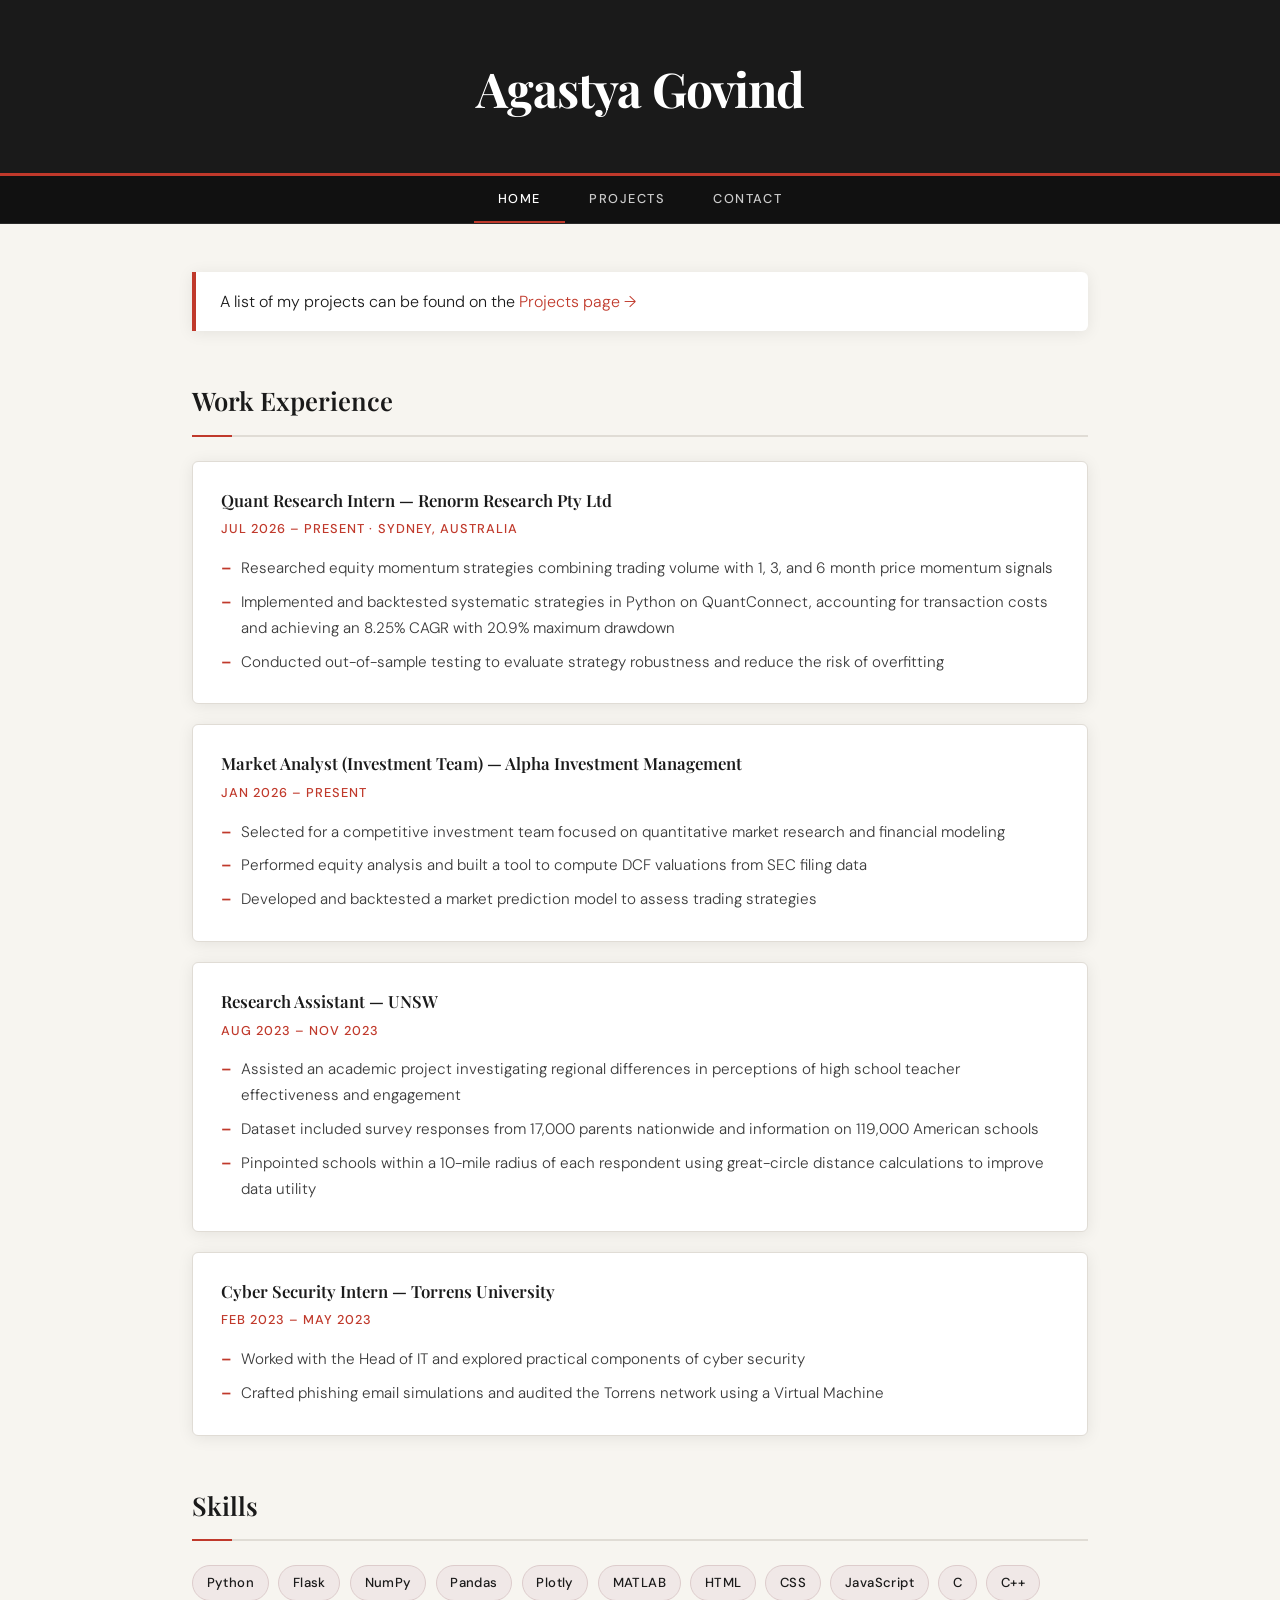
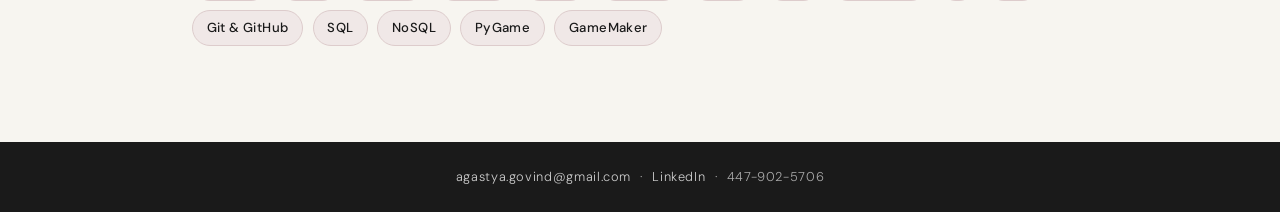
<file: index.html>
<!DOCTYPE html>
<html lang="en">
<head>
  <meta charset="UTF-8" />
  <meta name="viewport" content="width=device-width, initial-scale=1.0" />
  <title>Agastya Govind — Portfolio</title>
  <link rel="stylesheet" href="/style.css" />
</head>
<body>

  <header>
    <h1>Agastya Govind</h1>
    <!-- <p>Web Developer &nbsp;|&nbsp; Programmer &nbsp;|&nbsp; Game Designer</p> -->
  </header>

  <nav>
    <a href="/index.html" class="active">Home</a>
    <a href="/projects.html">Projects</a>
    <a href="#contact">Contact</a>
  </nav>

  <main>
    <div class="container">

      <section id="projects-link">
        <div class="callout">
          A list of my projects can be found on the <a href="/projects.html">Projects page →</a>
        </div>
      </section>

      <section id="experience">
        <h2>Work Experience</h2>

        <div class="entry">
          <h3>Quant Research Intern — Renorm Research Pty Ltd</h3>
          <p class="entry-meta">Jul 2026 – Present &middot; Sydney, Australia</p>
          <ul>
            <li>Researched equity momentum strategies combining trading volume with 1, 3, and 6 month price momentum signals</li>
            <li>Implemented and backtested systematic strategies in Python on QuantConnect, accounting for transaction costs and achieving an 8.25% CAGR with 20.9% maximum drawdown</li>
            <li>Conducted out-of-sample testing to evaluate strategy robustness and reduce the risk of overfitting</li>
          </ul>
        </div>

        <div class="entry">
          <h3>Market Analyst (Investment Team) — Alpha Investment Management</h3>
          <p class="entry-meta">Jan 2026 – Present</p>
          <ul>
            <li>Selected for a competitive investment team focused on quantitative market research and financial modeling</li>
            <li>Performed equity analysis and built a tool to compute DCF valuations from SEC filing data</li>
            <li>Developed and backtested a market prediction model to assess trading strategies</li>
          </ul>
        </div>

        <div class="entry">
          <h3>Research Assistant — UNSW</h3>
          <p class="entry-meta">Aug 2023 – Nov 2023</p>
          <ul>
            <li>Assisted an academic project investigating regional differences in perceptions of high school teacher effectiveness and engagement</li>
            <li>Dataset included survey responses from 17,000 parents nationwide and information on 119,000 American schools</li>
            <li>Pinpointed schools within a 10-mile radius of each respondent using great-circle distance calculations to improve data utility</li>
          </ul>
        </div>

        <div class="entry">
          <h3>Cyber Security Intern — Torrens University</h3>
          <p class="entry-meta">Feb 2023 – May 2023</p>
          <ul>
            <li>Worked with the Head of IT and explored practical components of cyber security</li>
            <li>Crafted phishing email simulations and audited the Torrens network using a Virtual Machine</li>
          </ul>
        </div>
      </section>

      <section id="skills">
        <h2>Skills</h2>
        <div class="skills-grid">
          <span class="skill-tag">Python</span>
          <span class="skill-tag">Flask</span>
          <span class="skill-tag">NumPy</span>
          <span class="skill-tag">Pandas</span>
          <span class="skill-tag">Plotly</span>
          <span class="skill-tag">MATLAB</span>
          <span class="skill-tag">HTML</span>
          <span class="skill-tag">CSS</span>
          <span class="skill-tag">JavaScript</span>
          <span class="skill-tag">C</span>
          <span class="skill-tag">C++</span>
          <span class="skill-tag">Git &amp; GitHub</span>
          <span class="skill-tag">SQL</span>
          <span class="skill-tag">NoSQL</span>
          <span class="skill-tag">PyGame</span>
          <span class="skill-tag">GameMaker</span>
        </div>
      </section>

    </div>
  </main>

  <footer id="contact">
    <p>
      <a href="mailto:agastya.govind@gmail.com">agastya.govind@gmail.com</a>
      &nbsp;&middot;&nbsp;
      <a href="https://www.linkedin.com/in/agovind23/" target="_blank" rel="noopener">LinkedIn</a>
      &nbsp;&middot;&nbsp;
      447-902-5706
    </p>
  </footer>

</body>
</html>
</file>
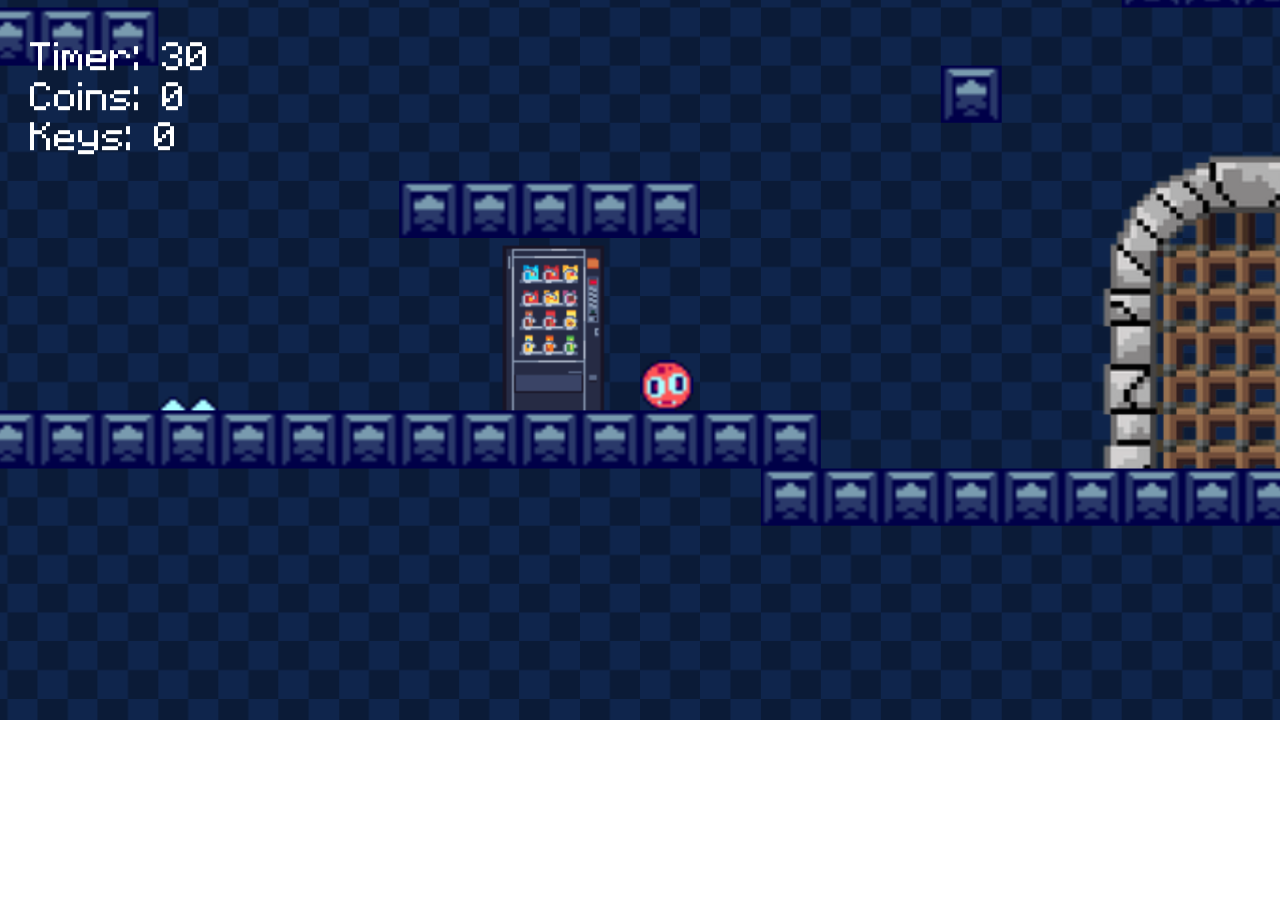
<file: game/index.html>
<!DOCTYPE html>
<html lang="en">

    <!-- Custom PreHead code is injected here -->
    

    <head>
        <meta http-equiv="X-UA-Compatible" content="IE=edge" />
        <meta name="apple-mobile-web-app-capable" content="yes" />
        <meta name ="viewport" content="width=device-width, initial-scale=1.0, maximum-scale=1.0, user-scalable=0" />
        <meta name="apple-mobile-web-app-status-bar-style" content="black-translucent" />
        <meta charset="utf-8"/>

        <!-- Builtin injector for disabling cache -->
        <meta http-equiv="pragma" content="no-cache"/>

        <!-- Set the title bar of the page -->
        <title>Loop</title>

        <!-- Custom PreStyle code is injected here -->
        

        <!-- Set the background colour of the document -->
        <style>
            body {
                background: #0;
                color: #cccccc;
                margin: 0px;
                padding: 0px;
                border: 0px;
            }

            canvas {
                image-rendering: optimizeSpeed;
                -webkit-interpolation-mode: nearest-neighbor;
                -ms-touch-action: none;
                touch-action: none;
                margin: 0px;
                padding: 0px;
                border: 0px;
            }
            :-webkit-full-screen #canvas {
                width: 100%;
                height: 100%;
            }
            :-webkit-full-screen {
                width: 100%;
                height: 100%;
            }
            
            /* Custom Runner Styles */
            div.gm4html5_div_class {
                margin: 0px;
                padding: 0px;
                border: 0px;
            }
            div.gm4html5_login {
                padding: 20px;
                position: absolute;
                border: solid 2px #000000;
                background-color: #404040;
                color:#00ff00;
                border-radius: 15px;
                box-shadow: #101010 20px 20px 40px;
            }
            div.gm4html5_cancel_button {
                float: right;
            }
            div.gm4html5_login_button {
                float: left;
            }
            div.gm4html5_login_header {
                text-align: center;
            }
            /* END - Custom Runner Styles */
            
        </style>

        <!-- Custom PostStyle code is injected here -->
        

        <!-- Builtin injector for injecting flurry analytics code -->
        
    </head>

    <!-- Custom PostHead code is injected here -->
    

    <!-- Custom PreBody code is injected here -->
    

    <body>
        <div class="gm4html5_div_class" id="gm4html5_div_id">
            
            <!-- Builtin injector for splash screen -->
            

            <!-- Create the canvas element the game draws to -->
            <canvas id="canvas" width="1366" height="768" >
                <p>Your browser doesn't support HTML5 canvas.</p>
            </canvas>
        </div>

        <!-- Run the game code -->
        <script type="text/javascript" src="html5game/Loop.js?cachebust=2135201440"></script>

        <!-- Builtin injector for injecting runner path -->
        

        <script>window.onload = GameMaker_Init;</script>

        <!-- Builtin injector for injecting google analytics code -->
        

    </body>

    <!-- Custom PostBody code is injected here -->
    
</html>
</file>
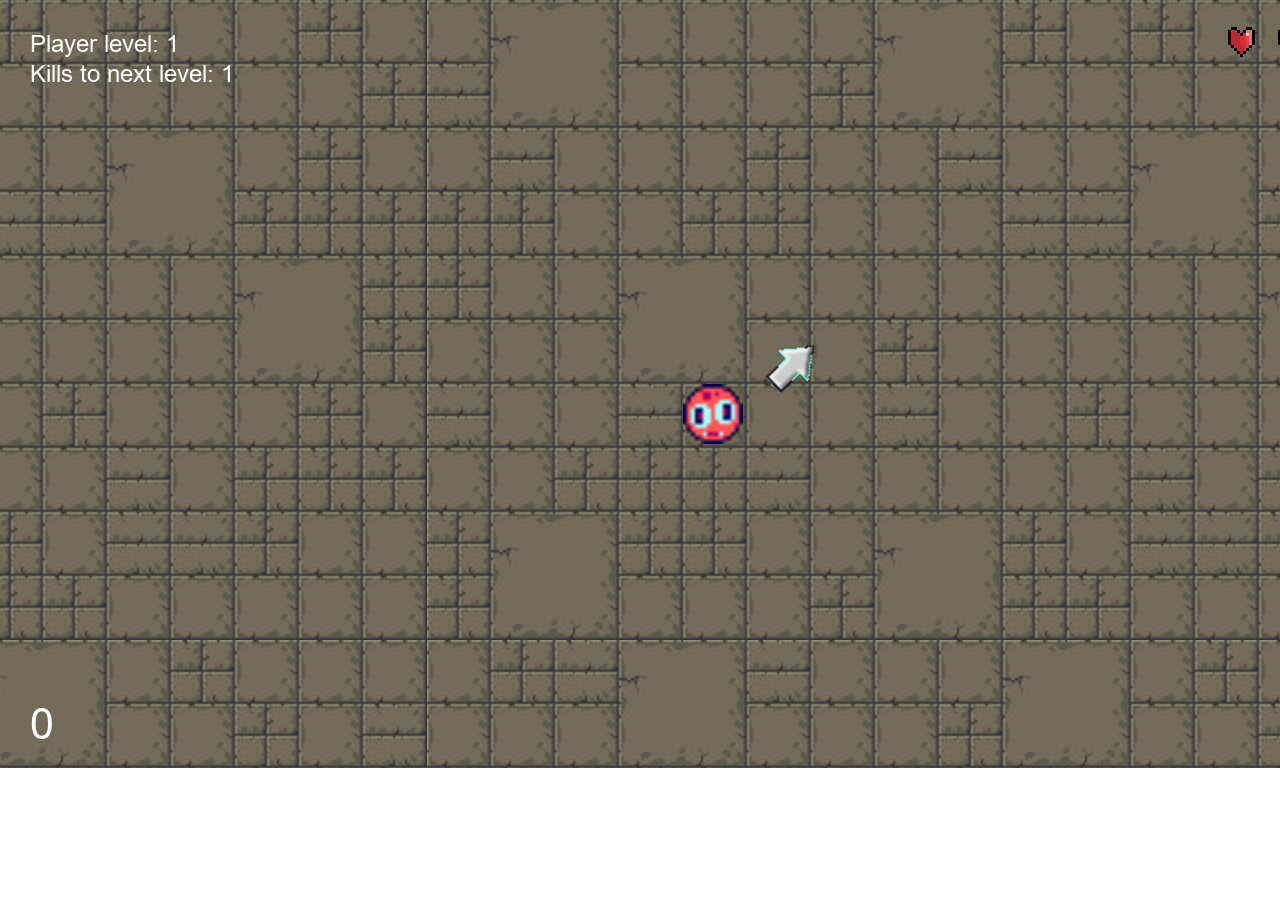
<file: JamBuilders25/index.html>
<!DOCTYPE html>
<html lang="en">

    <!-- Custom PreHead code is injected here -->
    

    <head>
        <meta http-equiv="X-UA-Compatible" content="IE=edge" />
        <meta name="apple-mobile-web-app-capable" content="yes" />
        <meta name ="viewport" content="width=device-width, initial-scale=1.0, maximum-scale=1.0, user-scalable=0" />
        <meta name="apple-mobile-web-app-status-bar-style" content="black-translucent" />
        <meta charset="utf-8"/>

        <!-- Builtin injector for disabling cache -->
        <meta http-equiv="pragma" content="no-cache"/>

        <!-- Set the title bar of the page -->
        <title>JamBuilders25</title>

        <!-- Custom PreStyle code is injected here -->
        

        <!-- Set the background colour of the document -->
        <style>
            body {
                background: #0;
                color: #cccccc;
                margin: 0px;
                padding: 0px;
                border: 0px;
            }

            canvas {
                image-rendering: optimizeSpeed;
                -webkit-interpolation-mode: nearest-neighbor;
                -ms-touch-action: none;
                touch-action: none;
                margin: 0px;
                padding: 0px;
                border: 0px;
            }
            :-webkit-full-screen #canvas {
                width: 100%;
                height: 100%;
            }
            :-webkit-full-screen {
                width: 100%;
                height: 100%;
            }
            
            /* Custom Runner Styles */
            div.gm4html5_div_class {
                margin: 0px;
                padding: 0px;
                border: 0px;
            }
            div.gm4html5_login {
                padding: 20px;
                position: absolute;
                border: solid 2px #000000;
                background-color: #404040;
                color:#00ff00;
                border-radius: 15px;
                box-shadow: #101010 20px 20px 40px;
            }
            div.gm4html5_cancel_button {
                float: right;
            }
            div.gm4html5_login_button {
                float: left;
            }
            div.gm4html5_login_header {
                text-align: center;
            }
            /* END - Custom Runner Styles */
            
        </style>

        <!-- Custom PostStyle code is injected here -->
        

        <!-- Builtin injector for injecting flurry analytics code -->
        
    </head>

    <!-- Custom PostHead code is injected here -->
    

    <!-- Custom PreBody code is injected here -->
    

    <body>
        <div class="gm4html5_div_class" id="gm4html5_div_id">
            
            <!-- Builtin injector for splash screen -->
            

            <!-- Create the canvas element the game draws to -->
            <canvas id="canvas" width="1366" height="768" >
                <p>Your browser doesn't support HTML5 canvas.</p>
            </canvas>
        </div>

        <!-- Run the game code -->
        <script type="text/javascript" src="html5game/JamBuilders25.js?cachebust=125738985"></script>

        <!-- Builtin injector for injecting runner path -->
        

        <script>window.onload = GameMaker_Init;</script>

        <!-- Builtin injector for injecting google analytics code -->
        

    </body>

    <!-- Custom PostBody code is injected here -->
    
</html>
</file>
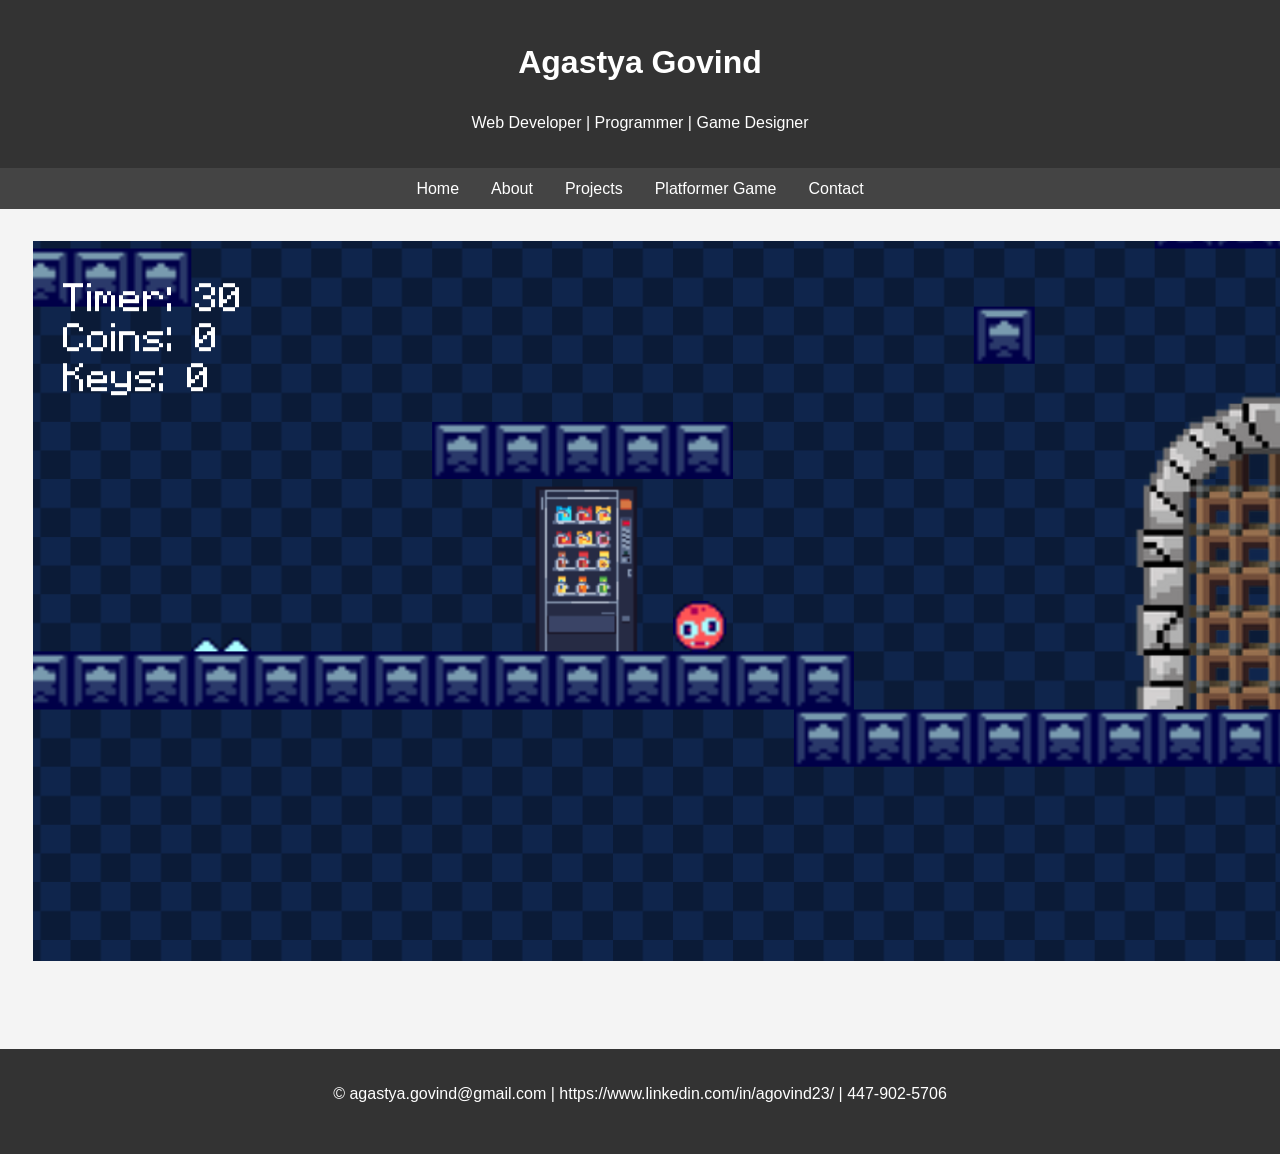
<file: game.html>
<!DOCTYPE html>
<html lang="en">
<head>
  <meta charset="UTF-8" />
  <meta name="viewport" content="width=device-width, initial-scale=1.0" />
  <title>My Portfolio</title>
  <style>
    body {
      font-family: Arial, sans-serif;
      line-height: 1.6;
      margin: 0;
      padding: 0;
      background-color: #f4f4f4;
      color: #333;
    }
    header {
      background: #333;
      color: #fff;
      padding: 1rem 0;
      text-align: center;
    }
    nav {
      background: #444;
      display: flex;
      justify-content: center;
      padding: 0.5rem 0;
    }
    nav a {
      color: #fff;
      margin: 0 1rem;
      text-decoration: none;
    }
    nav a:hover {
      text-decoration: underline;
    }
    .container {
      max-width: 1000px;
      margin: auto;
      padding: 2rem;
    }
    .gamecont {
      margin-left: 1px;
      padding: 2rem;
    }
    section {
      margin-bottom: 2rem;
    }
    h2 {
      color: #444;
      border-bottom: 2px solid #ccc;
      padding-bottom: 0.5rem;
    }
    ul {
      list-style-type: square;
      padding-left: 1.5rem;
    }
    footer {
      background: #333;
      color: #fff;
      text-align: center;
      padding: 1rem 0;
      position: relative;
      bottom: 0;
      width: 100%;
    }
  </style>
</head>
<body>
  <header>
    <h1>Agastya Govind</h1>
    <p>Web Developer | Programmer | Game Designer</p>
  </header>

  <nav>
    <a href="/index.html">Home</a>
    <a href="#about">About</a>
    <a href="/projects.html">Projects</a>
    <a href="/game.html">Platformer Game</a>
    <a href="#contact">Contact</a>
  </nav>
  


  <div class="gamecont">
    <iframe 
        src="/game/index.html" 
        width="1366" 
        height="768" 
        style="border:none;">
    </iframe>
  </div>

  <footer>
    <section id="contact">
      <p>&copy; agastya.govind@gmail.com | https://www.linkedin.com/in/agovind23/ | 447-902-5706</p>
    </section>
  </footer>
</body>
</html>
</file>
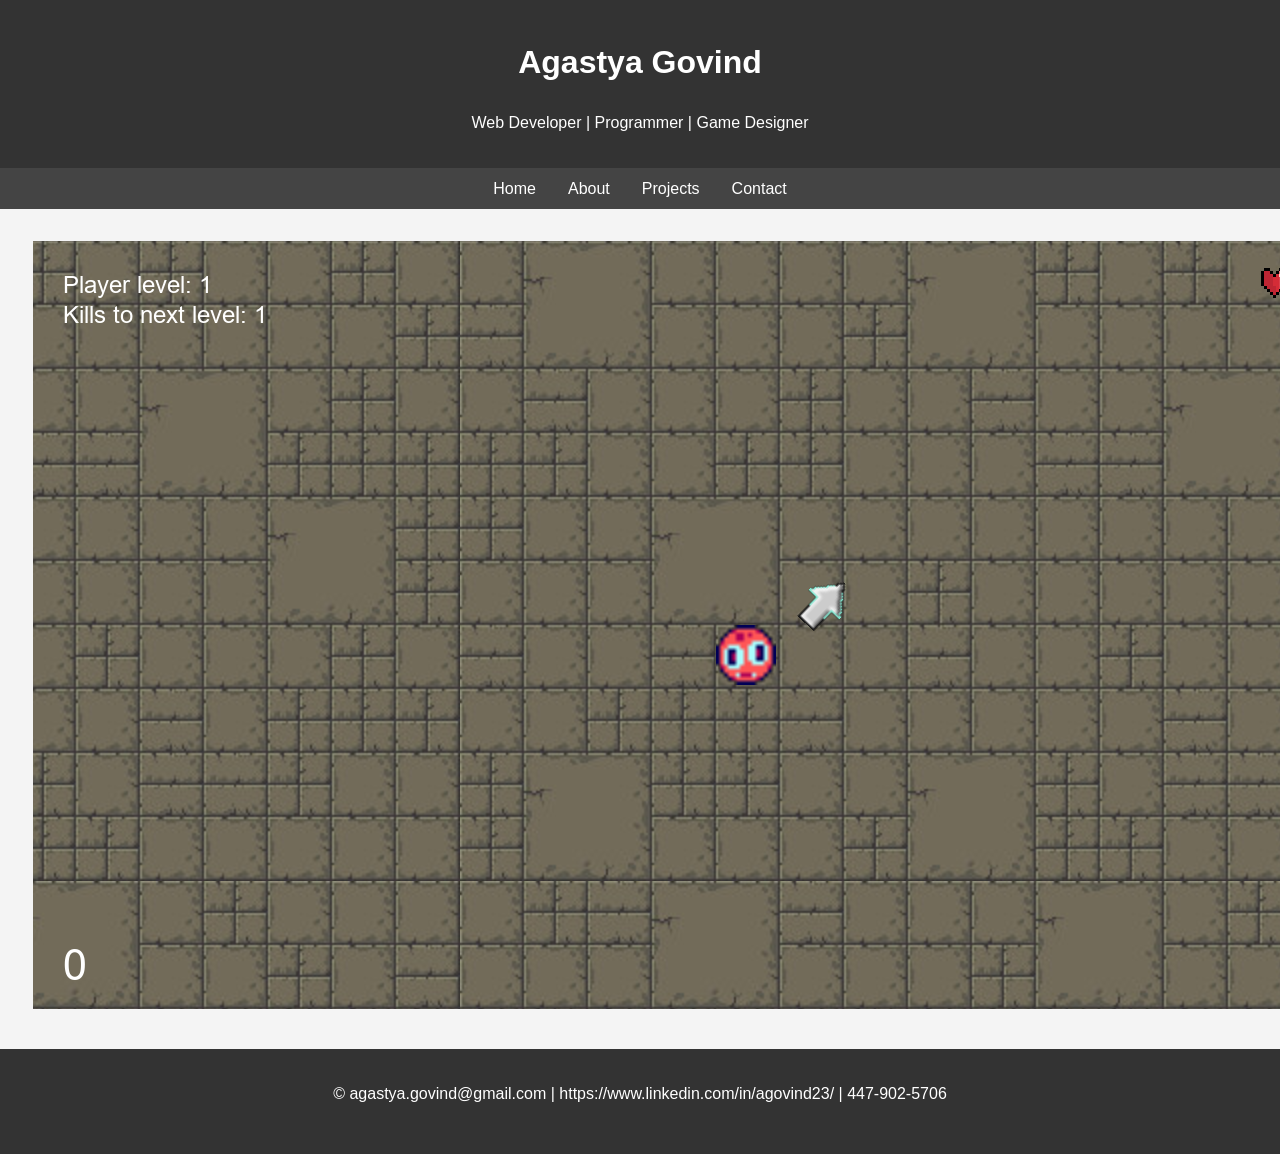
<file: ogame.html>
<!DOCTYPE html>
<html lang="en">
<head>
  <meta charset="UTF-8" />
  <meta name="viewport" content="width=device-width, initial-scale=1.0" />
  <title>My Portfolio</title>
  <style>
    body {
      font-family: Arial, sans-serif;
      line-height: 1.6;
      margin: 0;
      padding: 0;
      background-color: #f4f4f4;
      color: #333;
    }
    header {
      background: #333;
      color: #fff;
      padding: 1rem 0;
      text-align: center;
    }
    nav {
      background: #444;
      display: flex;
      justify-content: center;
      padding: 0.5rem 0;
    }
    nav a {
      color: #fff;
      margin: 0 1rem;
      text-decoration: none;
    }
    nav a:hover {
      text-decoration: underline;
    }
    .container {
      max-width: 1000px;
      margin: auto;
      padding: 2rem;
    }
    .gamecont {
      margin-left: 1px;
      padding: 2rem;
    }
    section {
      margin-bottom: 2rem;
    }
    h2 {
      color: #444;
      border-bottom: 2px solid #ccc;
      padding-bottom: 0.5rem;
    }
    ul {
      list-style-type: square;
      padding-left: 1.5rem;
    }
    footer {
      background: #333;
      color: #fff;
      text-align: center;
      padding: 1rem 0;
      position: relative;
      bottom: 0;
      width: 100%;
    }
  </style>
</head>
<body>
  <header>
    <h1>Agastya Govind</h1>
    <p>Web Developer | Programmer | Game Designer</p>
  </header>

  <nav>
    <a href="/index.html">Home</a>
    <a href="#about">About</a>
    <a href="/projects.html">Projects</a>
    <a href="#contact">Contact</a>
  </nav>
  


  <div class="gamecont">
    <iframe 
        src="/JamBuilders25/index.html" 
        width="1366" 
        height="768" 
        style="border:none;">
    </iframe>
  </div>

  <footer>
    <section id="contact">
      <p>&copy; agastya.govind@gmail.com | https://www.linkedin.com/in/agovind23/ | 447-902-5706</p>
    </section>
  </footer>
</body>
</html>
</file>
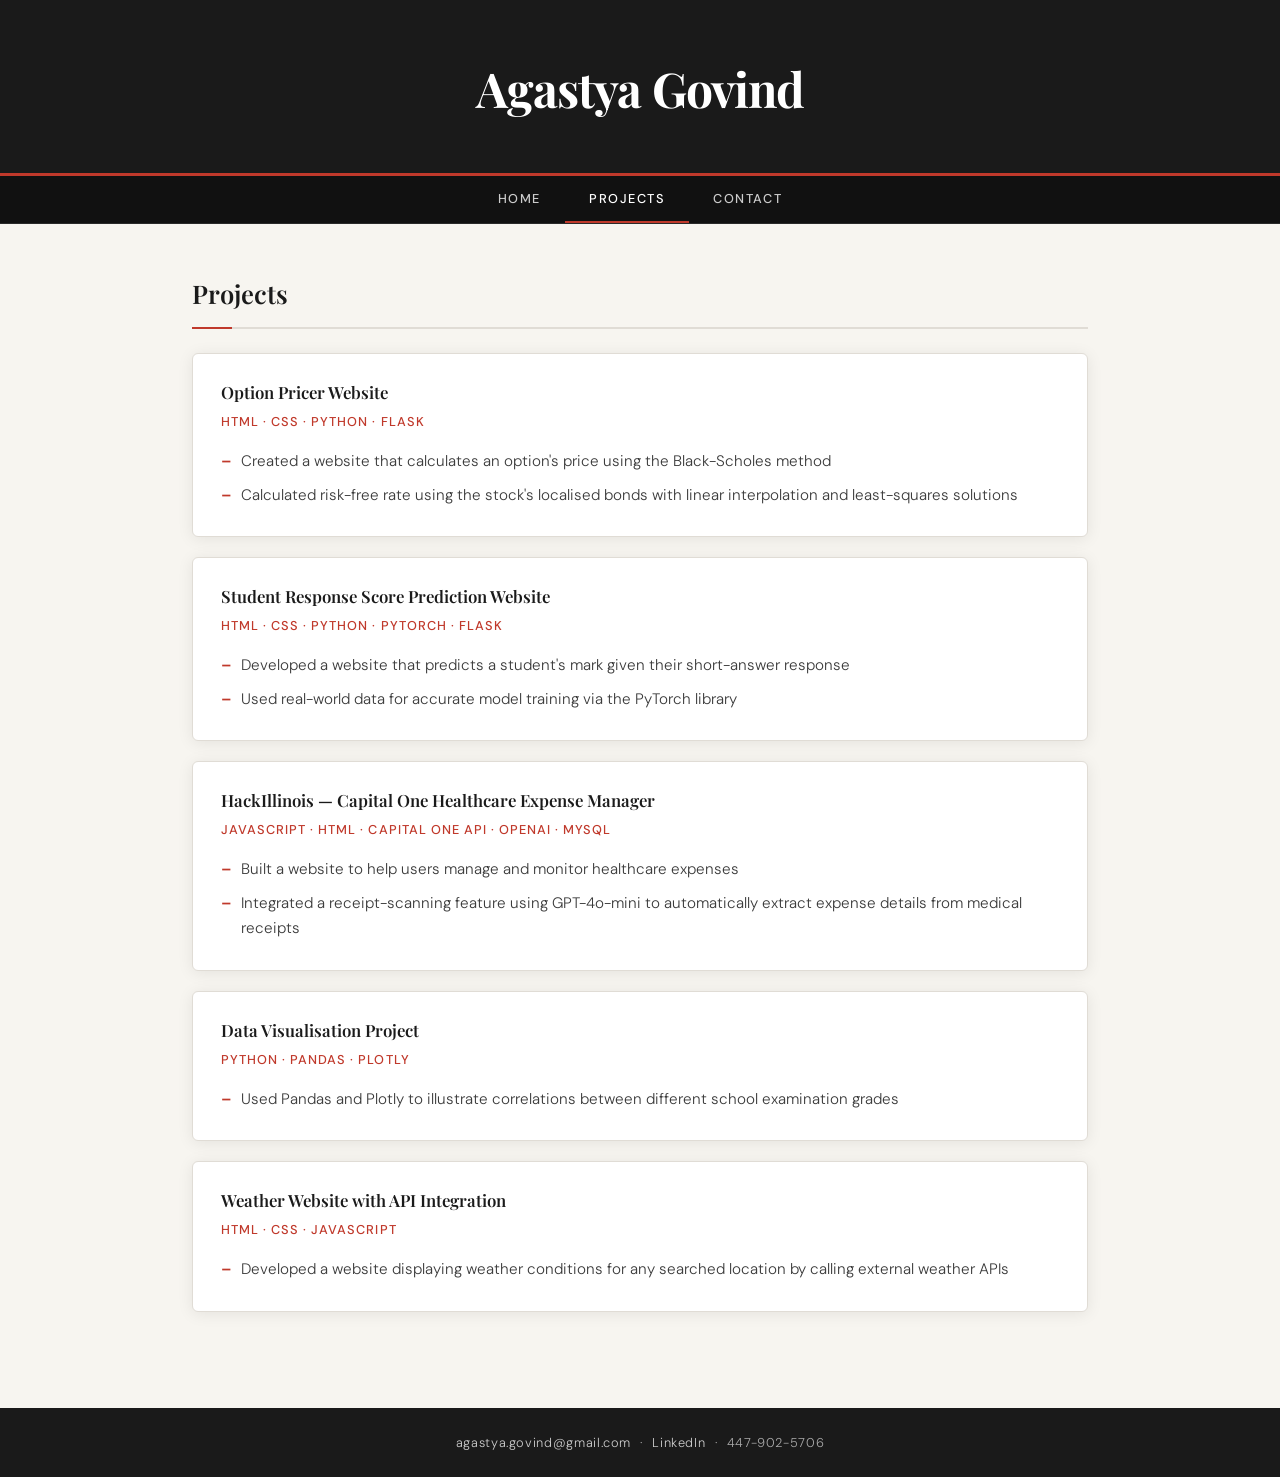
<file: projects.html>
<!DOCTYPE html>
<html lang="en">
<head>
  <meta charset="UTF-8" />
  <meta name="viewport" content="width=device-width, initial-scale=1.0" />
  <title>Projects — Agastya Govind</title>
  <link rel="stylesheet" href="/style.css" />
</head>
<body>

  <header>
    <h1>Agastya Govind</h1>
    <!-- <p>Web Developer &nbsp;|&nbsp; Programmer &nbsp;|&nbsp; Game Designer</p> -->
  </header>

  <nav>
    <a href="/index.html">Home</a>
    <a href="/projects.html" class="active">Projects</a>
    <a href="/index.html#contact">Contact</a>
  </nav>

  <main>
    <div class="container">

      <section id="projects">
        <h2>Projects</h2>

        <div class="entry">
          <h3>Option Pricer Website</h3>
          <p class="entry-meta">HTML &middot; CSS &middot; Python &middot; Flask</p>
          <ul>
            <li>Created a website that calculates an option's price using the Black-Scholes method</li>
            <li>Calculated risk-free rate using the stock's localised bonds with linear interpolation and least-squares solutions</li>
          </ul>
        </div>

        <div class="entry">
          <h3>Student Response Score Prediction Website</h3>
          <p class="entry-meta">HTML &middot; CSS &middot; Python &middot; PyTorch &middot; Flask</p>
          <ul>
            <li>Developed a website that predicts a student's mark given their short-answer response</li>
            <li>Used real-world data for accurate model training via the PyTorch library</li>
          </ul>
        </div>

        <div class="entry">
          <h3>HackIllinois — Capital One Healthcare Expense Manager</h3>
          <p class="entry-meta">JavaScript &middot; HTML &middot; Capital One API &middot; OpenAI &middot; MySQL</p>
          <ul>
            <li>Built a website to help users manage and monitor healthcare expenses</li>
            <li>Integrated a receipt-scanning feature using GPT-4o-mini to automatically extract expense details from medical receipts</li>
          </ul>
        </div>

        <div class="entry">
          <h3>Data Visualisation Project</h3>
          <p class="entry-meta">Python &middot; Pandas &middot; Plotly</p>
          <ul>
            <li>Used Pandas and Plotly to illustrate correlations between different school examination grades</li>
          </ul>
        </div>

        <div class="entry">
          <h3>Weather Website with API Integration</h3>
          <p class="entry-meta">HTML &middot; CSS &middot; JavaScript</p>
          <ul>
            <li>Developed a website displaying weather conditions for any searched location by calling external weather APIs</li>
          </ul>
        </div>

      </section>
    </div>
  </main>

  <footer id="contact">
    <p>
      <a href="mailto:agastya.govind@gmail.com">agastya.govind@gmail.com</a>
      &nbsp;&middot;&nbsp;
      <a href="https://www.linkedin.com/in/agovind23/" target="_blank" rel="noopener">LinkedIn</a>
      &nbsp;&middot;&nbsp;
      447-902-5706
    </p>
  </footer>

</body>
</html>
</file>
<file: style.css>
/* ========================================
   PORTFOLIO — SHARED STYLESHEET
   Aesthetic: Refined editorial / minimal luxury
   ======================================== */

@import url('https://fonts.googleapis.com/css2?family=Playfair+Display:wght@400;600;700&family=DM+Sans:wght@300;400;500&display=swap');

/* ── CSS Variables ── */
:root {
  --bg:          #f7f5f0;
  --surface:     #ffffff;
  --text:        #1a1a1a;
  --text-muted:  #6b6b6b;
  --accent:      #c0392b;
  --accent-soft: #f0e8e7;
  --border:      #e0dcd5;
  --header-bg:   #1a1a1a;
  --nav-bg:      #111111;
  --footer-bg:   #1a1a1a;

  --font-display: 'Playfair Display', Georgia, serif;
  --font-body:    'DM Sans', system-ui, sans-serif;

  --radius:   6px;
  --shadow:   0 2px 16px rgba(0,0,0,0.08);
  --max-w:    960px;
  --nav-h:    48px;
}

/* ── Reset & Base ── */
*, *::before, *::after { box-sizing: border-box; margin: 0; padding: 0; }

html { scroll-behavior: smooth; }

body {
  font-family: var(--font-body);
  font-weight: 300;
  font-size: 16px;
  line-height: 1.7;
  background: var(--bg);
  color: var(--text);
  min-height: 100vh;
  display: flex;
  flex-direction: column;
}

/* ── Header ── */
header {
  background: var(--header-bg);
  color: #fff;
  padding: 3rem 2rem 2.5rem;
  text-align: center;
  position: relative;
  overflow: hidden;
}

header::after {
  content: '';
  position: absolute;
  bottom: 0; left: 0; right: 0;
  height: 3px;
  background: var(--accent);
}

header h1 {
  font-family: var(--font-display);
  font-size: clamp(2rem, 5vw, 3rem);
  font-weight: 700;
  letter-spacing: -0.02em;
  color: #fff;
  margin-bottom: 0.4rem;
}

header p {
  font-size: 0.875rem;
  letter-spacing: 0.18em;
  text-transform: uppercase;
  color: #aaa;
  font-weight: 400;
}

/* ── Nav ── */
nav {
  background: var(--nav-bg);
  display: flex;
  justify-content: center;
  gap: 0;
  height: var(--nav-h);
  align-items: stretch;
  border-bottom: 1px solid #2a2a2a;
}

nav a {
  color: #ccc;
  text-decoration: none;
  font-size: 0.8rem;
  letter-spacing: 0.12em;
  text-transform: uppercase;
  font-weight: 500;
  padding: 0 1.5rem;
  display: flex;
  align-items: center;
  border-bottom: 2px solid transparent;
  transition: color 0.2s, border-color 0.2s;
}

nav a:hover,
nav a.active {
  color: #fff;
  border-bottom-color: var(--accent);
}

/* ── Main Container ── */
main {
  flex: 1;
}

.container {
  max-width: var(--max-w);
  margin: 0 auto;
  padding: 3rem 2rem;
}

/* ── Section headings ── */
section {
  margin-bottom: 3rem;
}

h2 {
  font-family: var(--font-display);
  font-size: 1.6rem;
  font-weight: 600;
  color: var(--text);
  margin-bottom: 1.5rem;
  padding-bottom: 0.75rem;
  border-bottom: 2px solid var(--border);
  position: relative;
}

h2::after {
  content: '';
  position: absolute;
  bottom: -2px; left: 0;
  width: 40px;
  height: 2px;
  background: var(--accent);
}

h3 {
  font-family: var(--font-display);
  font-size: 1.05rem;
  font-weight: 600;
  color: var(--text);
  margin-bottom: 0.25rem;
}

/* ── Experience / Project cards ── */
.entry {
  background: var(--surface);
  border: 1px solid var(--border);
  border-radius: var(--radius);
  padding: 1.5rem 1.75rem;
  margin-bottom: 1.25rem;
  box-shadow: var(--shadow);
  transition: transform 0.15s, box-shadow 0.15s;
}

.entry:hover {
  transform: translateY(-2px);
  box-shadow: 0 6px 24px rgba(0,0,0,0.1);
}

.entry-meta {
  font-size: 0.8rem;
  letter-spacing: 0.08em;
  text-transform: uppercase;
  color: var(--accent);
  font-weight: 500;
  margin-bottom: 0.75rem;
}

.entry ul {
  list-style: none;
  padding: 0;
  margin-top: 0.75rem;
}

.entry ul li {
  padding: 0.25rem 0 0.25rem 1.25rem;
  position: relative;
  color: #3a3a3a;
  font-size: 0.95rem;
}

.entry ul li::before {
  content: '–';
  position: absolute;
  left: 0;
  color: var(--accent);
  font-weight: 700;
}

/* ── Skills grid ── */
.skills-grid {
  display: flex;
  flex-wrap: wrap;
  gap: 0.6rem;
}

.skill-tag {
  background: var(--accent-soft);
  border: 1px solid #dcc;
  color: var(--text);
  font-size: 0.82rem;
  font-weight: 500;
  padding: 0.35rem 0.85rem;
  border-radius: 100px;
  letter-spacing: 0.03em;
  transition: background 0.15s;
}

.skill-tag:hover {
  background: var(--accent);
  color: #fff;
  border-color: var(--accent);
}

/* ── Links ── */
a {
  color: var(--accent);
  text-decoration: none;
  border-bottom: 1px solid transparent;
  transition: border-color 0.15s;
}

a:hover {
  border-bottom-color: var(--accent);
}

/* ── Projects link callout ── */
.callout {
  background: var(--surface);
  border-left: 4px solid var(--accent);
  border-radius: 0 var(--radius) var(--radius) 0;
  padding: 1rem 1.5rem;
  font-size: 1rem;
  box-shadow: var(--shadow);
}

/* ── Footer ── */
footer {
  background: var(--footer-bg);
  color: #aaa;
  text-align: center;
  padding: 1.5rem 2rem;
  font-size: 0.8rem;
  letter-spacing: 0.05em;
}

footer a {
  color: #ccc;
  border-bottom-color: transparent;
}

footer a:hover {
  color: #fff;
  border-bottom-color: #fff;
}

/* ── Game iframe page ── */
.gamecont {
  display: flex;
  justify-content: center;
  align-items: flex-start;
  padding: 2rem;
  min-height: 60vh;
}

.gamecont iframe {
  border: none;
  border-radius: var(--radius);
  box-shadow: var(--shadow);
  max-width: 100%;
}

/* ── Responsive ── */
@media (max-width: 640px) {
  nav a { padding: 0 0.85rem; font-size: 0.72rem; }
  .container { padding: 2rem 1.25rem; }
  .entry { padding: 1.25rem; }
}
</file>
